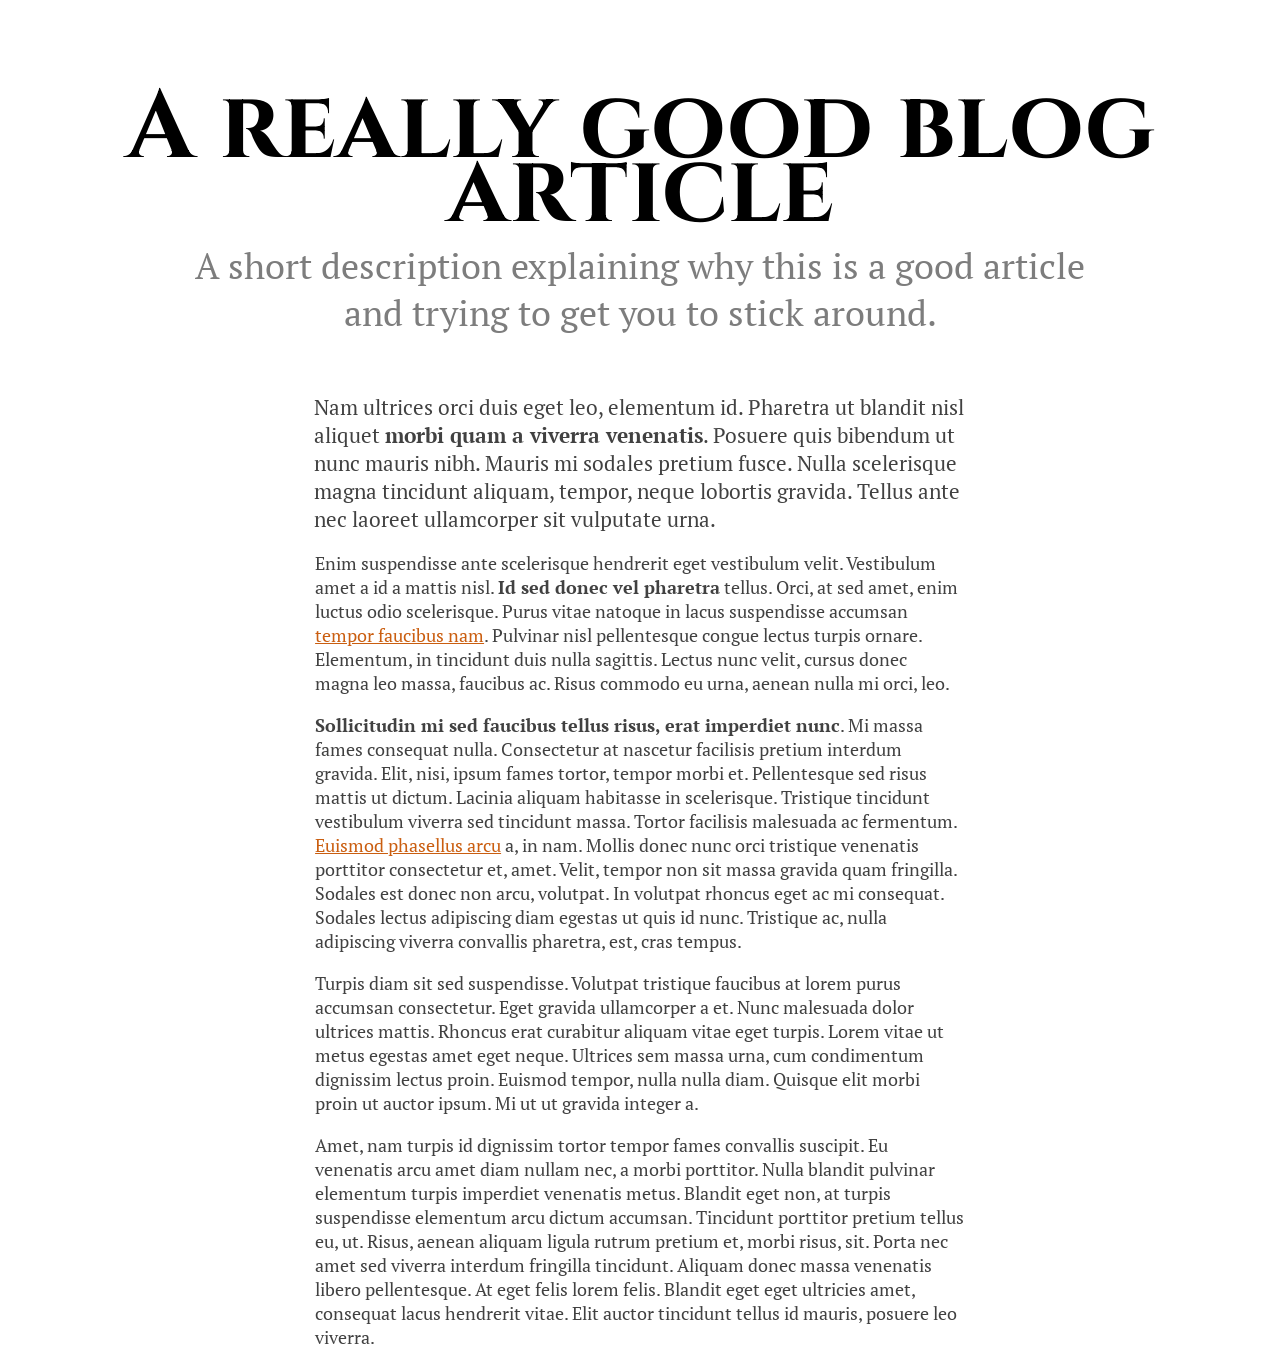
<file: 01-inheritance-forked (1)/index.html>
<!DOCTYPE html>
<html lang="en">

<head>
  <meta charset="UTF-8">
  <meta name="viewport" content="width=device-width, initial-scale=1.0">
  <title>A great blog</title>
  <link href="https://fonts.googleapis.com/css2?family=Cinzel:wght@900&family=PT+Serif:wght@400;700&display=swap"
    rel="stylesheet">
  <link rel="stylesheet" href="styles.css">
</head>
<body>
  <article>
    <header>
      <h1>A really good blog article</h1>
      <p class="subtitle">A short description explaining why this is a good article and trying to get you to stick
        around.
      </p>
    </header>
    <div class="container">
      <p class="lead">Nam ultrices orci duis eget leo, elementum id. Pharetra ut blandit nisl aliquet <strong>morbi quam
          a viverra
          venenatis</strong>. Posuere quis bibendum ut nunc mauris nibh. Mauris mi sodales pretium fusce. Nulla
        scelerisque magna tincidunt aliquam, tempor, neque lobortis gravida. Tellus ante nec laoreet ullamcorper sit
        vulputate urna.</p>
      <p>Enim suspendisse ante scelerisque hendrerit eget vestibulum velit. Vestibulum amet a id a mattis nisl.
        <strong>Id
          sed donec vel pharetra</strong> tellus. Orci, at sed amet, enim luctus odio scelerisque. Purus vitae natoque
        in
        lacus suspendisse accumsan <a href="#">tempor faucibus nam</a>. Pulvinar nisl pellentesque congue lectus turpis
        ornare. Elementum,
        in tincidunt duis nulla sagittis. Lectus nunc velit, cursus donec magna leo massa, faucibus ac. Risus commodo eu
        urna, aenean nulla mi orci, leo.</p>
      <p><strong>Sollicitudin mi sed faucibus tellus risus, erat imperdiet nunc</strong>. Mi massa fames consequat
        nulla.
        Consectetur at
        nascetur facilisis pretium interdum gravida. Elit, nisi, ipsum fames tortor, tempor morbi et. Pellentesque sed
        risus mattis ut dictum. Lacinia aliquam habitasse in scelerisque. Tristique tincidunt vestibulum viverra sed
        tincidunt massa. Tortor facilisis malesuada ac fermentum. <a href="#">Euismod phasellus arcu</a> a, in nam.
        Mollis
        donec nunc orci
        tristique venenatis porttitor consectetur et, amet. Velit, tempor non sit massa gravida quam fringilla. Sodales
        est donec non arcu, volutpat. In volutpat rhoncus eget ac mi consequat. Sodales lectus adipiscing diam egestas
        ut
        quis id nunc. Tristique ac, nulla adipiscing viverra convallis pharetra, est, cras tempus.</p>
      <p>Turpis diam sit sed suspendisse. Volutpat tristique faucibus at lorem purus accumsan consectetur. Eget gravida
        ullamcorper a et. Nunc malesuada dolor ultrices mattis. Rhoncus erat curabitur aliquam vitae eget turpis. Lorem
        vitae ut metus egestas amet eget neque. Ultrices sem massa urna, cum condimentum dignissim lectus proin. Euismod
        tempor, nulla nulla diam. Quisque elit morbi proin ut auctor ipsum. Mi ut ut gravida integer a.</p>
      <p>Amet, nam turpis id dignissim tortor tempor fames convallis suscipit. Eu venenatis arcu amet diam nullam nec, a
        morbi porttitor. Nulla blandit pulvinar elementum turpis imperdiet venenatis metus. Blandit eget non, at turpis
        suspendisse elementum arcu dictum accumsan. Tincidunt porttitor pretium tellus eu, ut. Risus, aenean aliquam
        ligula rutrum pretium et, morbi risus, sit. Porta nec amet sed viverra interdum fringilla tincidunt. Aliquam
        donec
        massa venenatis libero pellentesque. At eget felis lorem felis. Blandit eget eget ultricies amet, consequat
        lacus
        hendrerit vitae. Elit auctor tincidunt tellus id mauris, posuere leo viverra.</p>
  </article>
  </div>
</body>

</html>
</file>
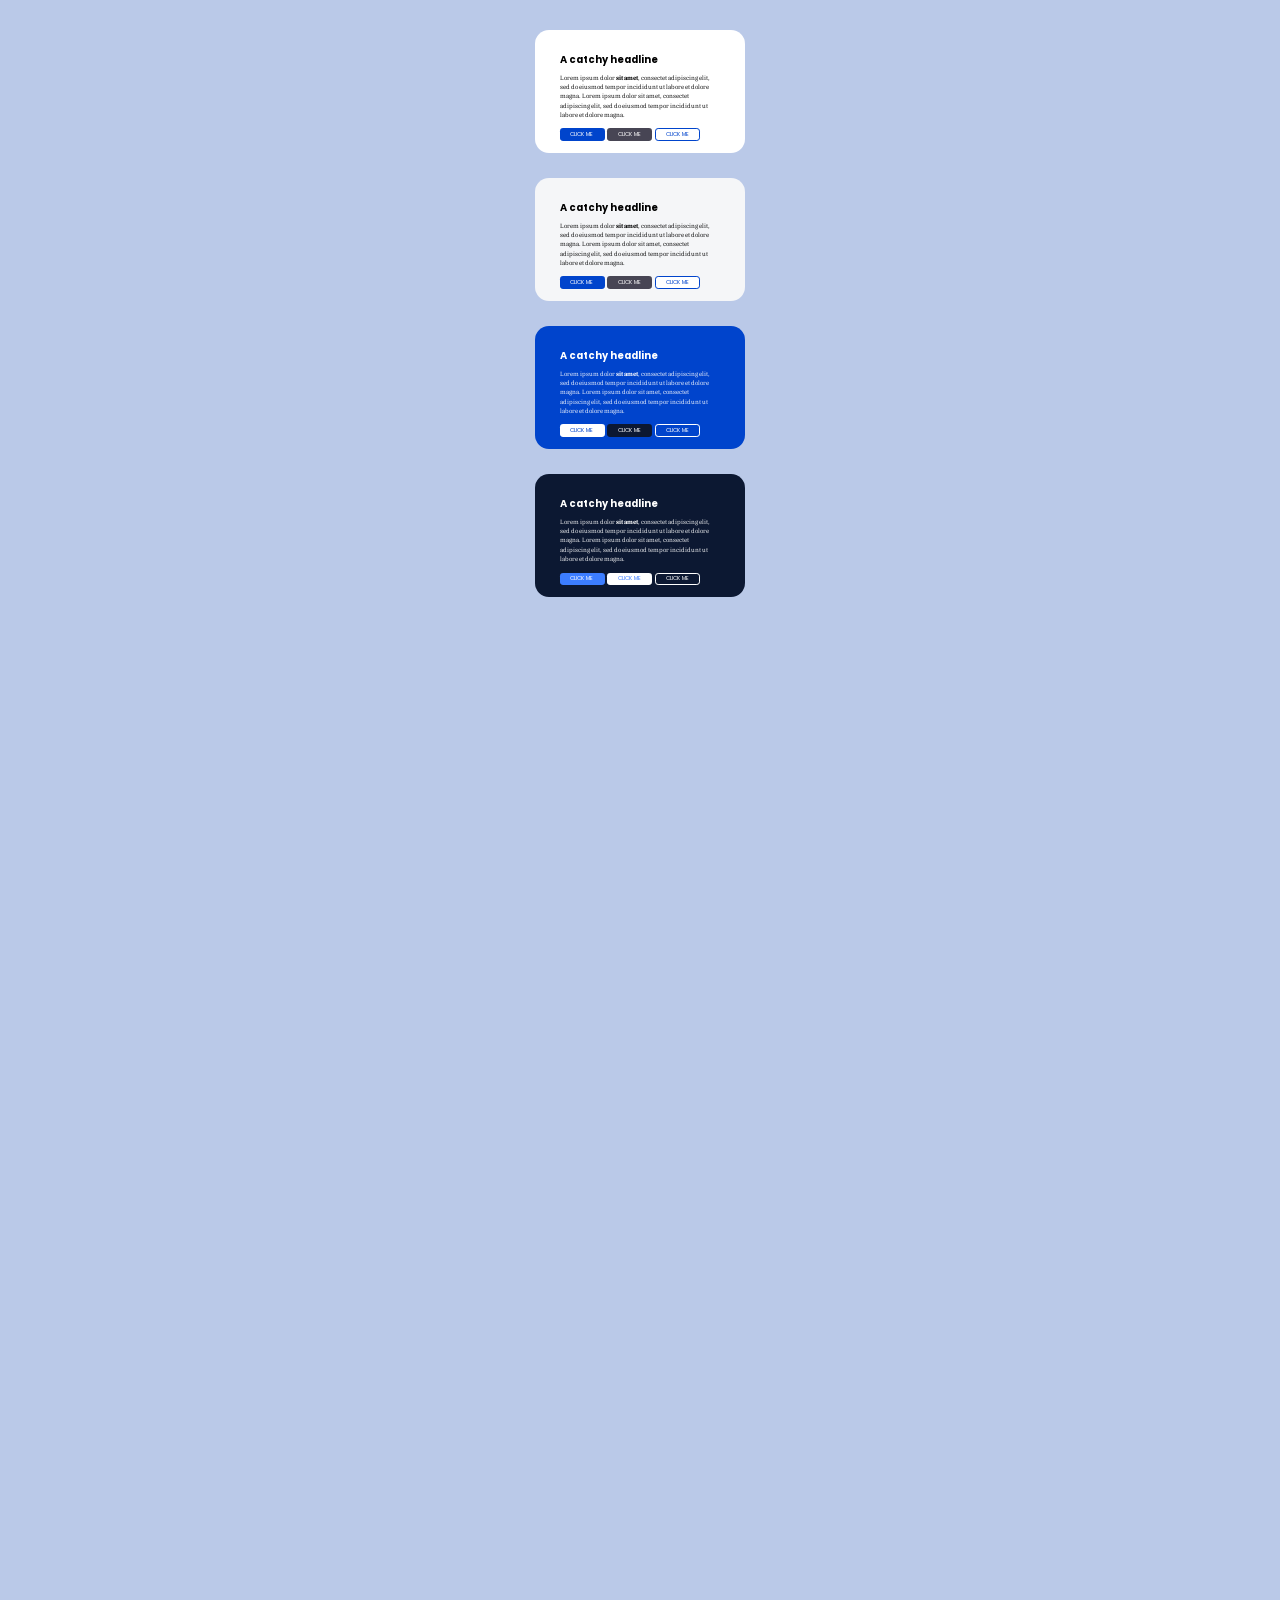
<file: 02-call-to-action-forked (1)/index.html>
<!DOCTYPE html>
<html lang="en">
  <head>
    <meta charset="UTF-8" />
    <meta name="viewport" content="width=device-width, initial-scale=1.0" />
    <title>CSS Demystified | Challenge #2</title>
    <link
      href="https://fonts.googleapis.com/css2?family=IBM+Plex+Serif&family=Poppins:wght@500;700&display=swap"
      rel="stylesheet"
    />
    <link rel="stylesheet" href="styles.css" />
  </head>

  <body>
    <div class="cta bg-light">
      <h2 class="section-title">A catchy headline</h2>
      <p>
        Lorem ipsum dolor <strong>sit amet</strong>, consectet adipiscing elit,
        sed do eiusmod tempor incididunt ut labore et dolore magna. Lorem ipsum
        dolor sit amet, consectet adipiscing elit, sed do eiusmod tempor
        incididunt ut labore et dolore magna.
      </p>
      <p>
        <a href="#" class="btn btn-primary">Click me</a>
        <a href="#" class="btn btn-secondary">Click me</a>
        <a href="#" class="btn btn-outline">Click me</a>
      </p>
    </div>
    <div class="cta bg-neutral">
      <h2 class="section-title">A catchy headline</h2>
      <p>
        Lorem ipsum dolor <strong>sit amet</strong>, consectet adipiscing elit,
        sed do eiusmod tempor incididunt ut labore et dolore magna. Lorem ipsum
        dolor sit amet, consectet adipiscing elit, sed do eiusmod tempor
        incididunt ut labore et dolore magna.
      </p>
      <p>
        <a href="#" class="btn btn-primary">Click me</a>
        <a href="#" class="btn btn-secondary">Click me</a>
        <a href="#" class="btn btn-outline">Click me</a>
      </p>
    </div>
    <div class="cta bg-accent">
      <h2 class="section-title">A catchy headline</h2>
      <p>
        Lorem ipsum dolor <strong>sit amet</strong>, consectet adipiscing elit,
        sed do eiusmod tempor incididunt ut labore et dolore magna. Lorem ipsum
        dolor sit amet, consectet adipiscing elit, sed do eiusmod tempor
        incididunt ut labore et dolore magna.
      </p>
      <p>
        <a href="#" class="btn btn-primary">Click me</a>
        <a href="#" class="btn btn-secondary">Click me</a>
        <a href="#" class="btn btn-outline">Click me</a>
      </p>
    </div>
    <div class="cta bg-dark">
      <h2 class="section-title">A catchy headline</h2>
      <p>
        Lorem ipsum dolor <strong>sit amet</strong>, consectet adipiscing elit,
        sed do eiusmod tempor incididunt ut labore et dolore magna. Lorem ipsum
        dolor sit amet, consectet adipiscing elit, sed do eiusmod tempor
        incididunt ut labore et dolore magna.
      </p>
      <p>
        <a href="#" class="btn btn-primary">Click me</a>
        <a href="#" class="btn btn-secondary">Click me</a>
        <a href="#" class="btn btn-outline">Click me</a>
      </p>
    </div>
  </body>
</html>
</file>
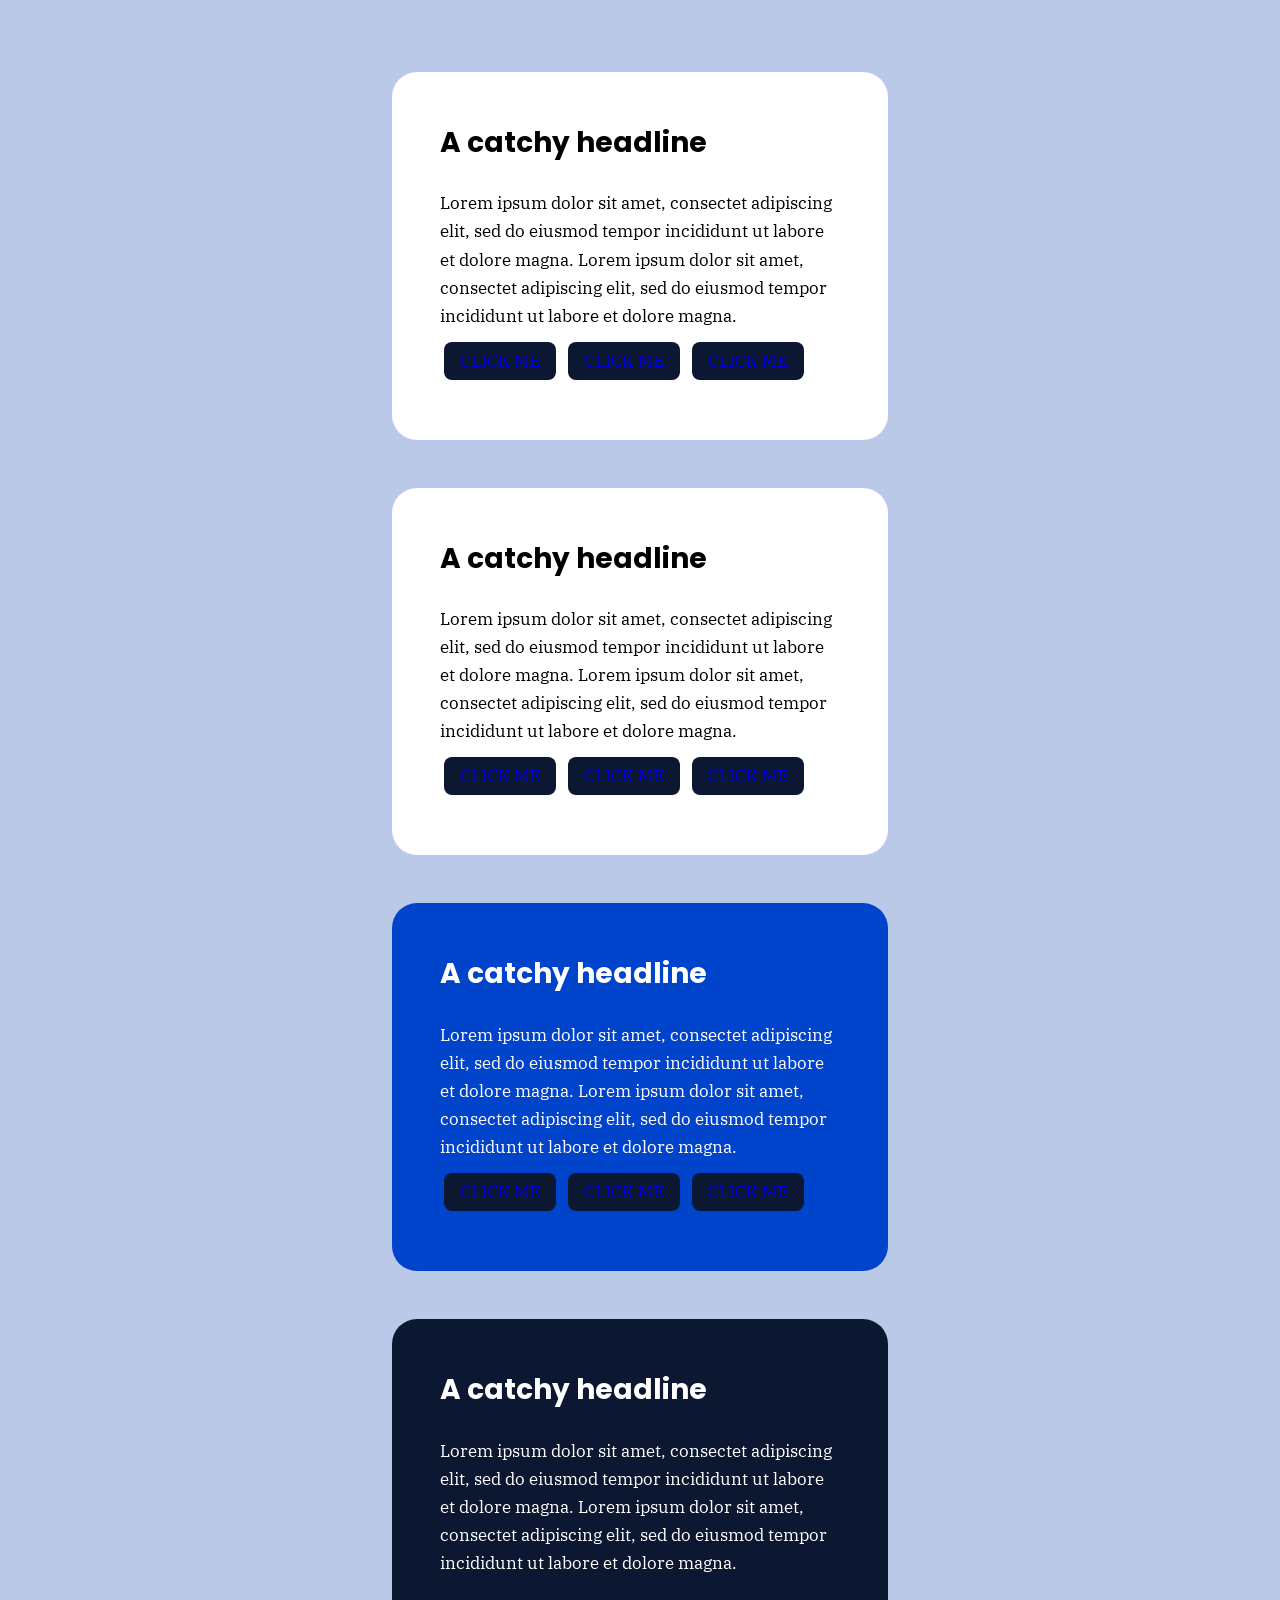
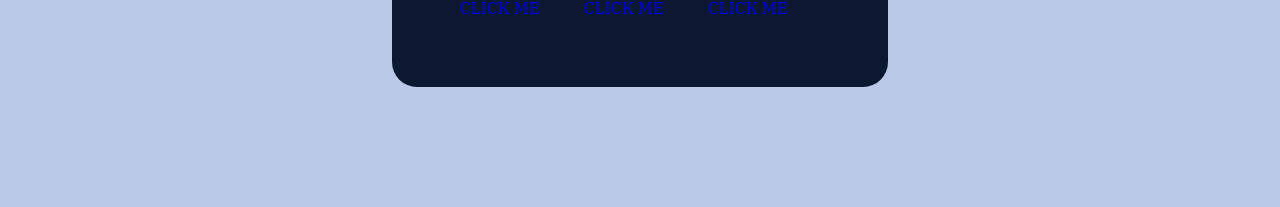
<file: 02-call-to-action-forked/index.html>
<!DOCTYPE html>
<html lang="en">
  <head>
    <meta charset="UTF-8" />
    <meta name="viewport" content="width=device-width, initial-scale=1.0" />
    <title>CSS Demystified | Challenge #2</title>
    <link
      href="https://fonts.googleapis.com/css2?family=IBM+Plex+Serif&family=Poppins:wght@500;700&display=swap"
      rel="stylesheet"
    />
    <link rel="stylesheet" href="styles.css" />
  </head>

  <body>
    <div class="cta bg-light">
      <h2 class="section-title">A catchy headline</h2>
      <p>
        Lorem ipsum dolor sit amet, consectet adipiscing elit, sed do eiusmod
        tempor incididunt ut labore et dolore magna. Lorem ipsum dolor sit amet,
        consectet adipiscing elit, sed do eiusmod tempor incididunt ut labore et
        dolore magna.
      </p>
      <p>
        <a href="#" class="btn btn-primary">Click me</a>
        <a href="#" class="btn btn-secondary">Click me</a>
        <a href="#" class="btn btn-outline">Click me</a>
      </p>
    </div>
    <div class="cta bg-neutral">
      <h2 class="section-title">A catchy headline</h2>
      <p>
        Lorem ipsum dolor sit amet, consectet adipiscing elit, sed do eiusmod
        tempor incididunt ut labore et dolore magna. Lorem ipsum dolor sit amet,
        consectet adipiscing elit, sed do eiusmod tempor incididunt ut labore et
        dolore magna.
      </p>
      <p>
        <a href="#" class="btn btn-primary">Click me</a>
        <a href="#" class="btn btn-secondary">Click me</a>
        <a href="#" class="btn btn-outline">Click me</a>
      </p>
    </div>
    <div class="cta bg-accent">
      <h2 class="section-title">A catchy headline</h2>
      <p>
        Lorem ipsum dolor sit amet, consectet adipiscing elit, sed do eiusmod
        tempor incididunt ut labore et dolore magna. Lorem ipsum dolor sit amet,
        consectet adipiscing elit, sed do eiusmod tempor incididunt ut labore et
        dolore magna.
      </p>
      <p>
        <a href="#" class="btn btn-primary">Click me</a>
        <a href="#" class="btn btn-secondary">Click me</a>
        <a href="#" class="btn btn-outline">Click me</a>
      </p>
    </div>
    <div class="cta bg-dark">
      <h2 class="section-title">A catchy headline</h2>
      <p>
        Lorem ipsum dolor sit amet, consectet adipiscing elit, sed do eiusmod
        tempor incididunt ut labore et dolore magna. Lorem ipsum dolor sit amet,
        consectet adipiscing elit, sed do eiusmod tempor incididunt ut labore et
        dolore magna.
      </p>
      <p>
        <a href="#" class="btn btn-primary">Click me</a>
        <a href="#" class="btn btn-secondary">Click me</a>
        <a href="#" class="btn btn-outline">Click me</a>
      </p>
    </div>
  </body>
</html>
</file>
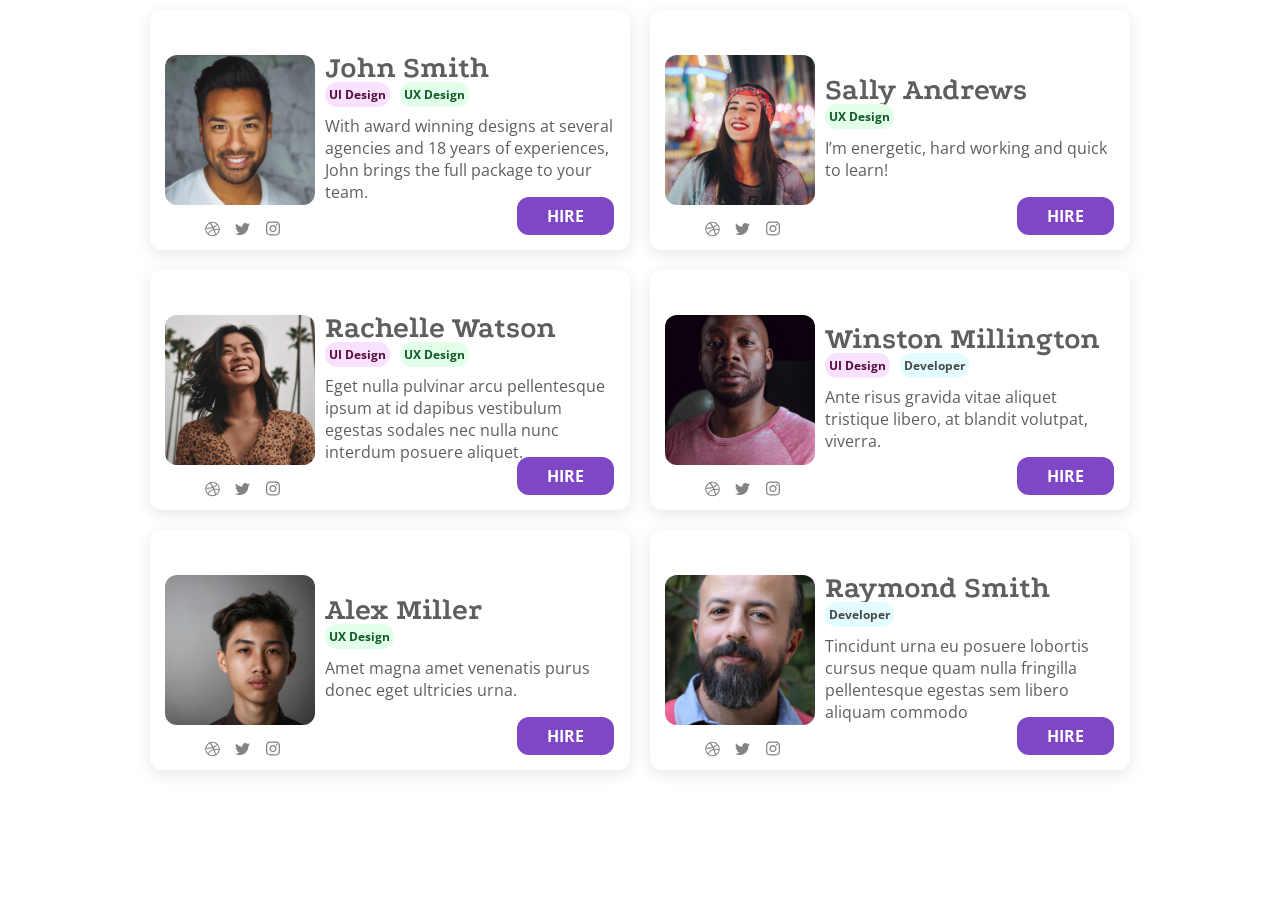
<file: 06-team-profile-forked (1)/index.html>
<!DOCTYPE html>
<html lang="en">
  <head>
    <meta charset="UTF-8" />
    <meta name="viewport" content="width=device-width, initial-scale=1.0" />
    <title>Hire us</title>
    <link
      href="https://fonts.googleapis.com/css2?family=Open+Sans:wght@400;700&family=Podkova:wght@700&display=swap"
      rel="stylesheet"
    />

    <link rel="stylesheet" href="styles.css" />
  </head>

  <body>
    <div class="candidates">
      <!-- Candidate 1 -->
      <div class="candidate">
        <img src="img/john.jpg" alt="" />
        <div class="card">
          <h2 class="name">John Smith</h2>
          <p class="roles">
            <span class="tags">UI Design</span
            ><span class="tag">UX Design</span>
          </p>
          <p class="bio">
            With award winning designs at several agencies and 18 years of
            experiences, John brings the full package to your team.
          </p>
        </div>
        <ul class="social">
          <li>
            <a aria-label="dribbble" href="#"
              ><img src="img/dribbble.svg" alt=""
            /></a>
          </li>
          <li>
            <a aria-label="twitter" href="#"
              ><img src="img/twitter.svg" alt=""
            /></a>
          </li>
          <li>
            <a aria-label="instagram" href="#"
              ><img src="img/instagram.svg" alt=""
            /></a>
          </li>
        </ul>
        <a href="#" class="btn">Hire</a>
      </div>

      <!-- Candidate 2 -->
      <div class="candidate">
        <img src="img/sally.jpg" alt="" />
        <div class="card">
          <h2 class="name">Sally Andrews</h2>
          <p class="roles"><span class="tag">UX Design</span></p>
          <p class="bio">I’m energetic, hard working and quick to learn!</p>
        </div>
        <ul class="social">
          <li>
            <a aria-label="dribbble" href="#"
              ><img src="img/dribbble.svg" alt=""
            /></a>
          </li>
          <li>
            <a aria-label="twitter" href="#"
              ><img src="img/twitter.svg" alt=""
            /></a>
          </li>
          <li>
            <a aria-label="instagram" href="#"
              ><img src="img/instagram.svg" alt=""
            /></a>
          </li>
        </ul>
        <a href="#" class="btn">Hire</a>
      </div>

      <!-- Candidate 3 -->
      <div class="candidate">
        <img src="img/rachelle.jpg" alt="" />
        <div class="card">
          <h2 class="name">Rachelle Watson</h2>
          <p class="roles">
            <span class="tags">UI Design</span
            ><span class="tag">UX Design</span>
          </p>
          <p class="bio">
            Eget nulla pulvinar arcu pellentesque ipsum at id dapibus vestibulum
            egestas sodales nec nulla nunc interdum posuere aliquet.
          </p>
        </div>
        <ul class="social">
          <li>
            <a aria-label="dribbble" href="#"
              ><img src="img/dribbble.svg" alt=""
            /></a>
          </li>
          <li>
            <a aria-label="twitter" href="#"
              ><img src="img/twitter.svg" alt=""
            /></a>
          </li>
          <li>
            <a aria-label="instagram" href="#"
              ><img src="img/instagram.svg" alt=""
            /></a>
          </li>
        </ul>
        <a href="#" class="btn">Hire</a>
      </div>

      <!-- Candidate 4 -->
      <div class="candidate">
        <img src="img/winston.jpg" alt="" />
        <div class="card">
          <h2 class="name">Winston Millington</h2>
          <p class="roles">
            <span class="tags">UI Design</span
            ><span class="blue">Developer</span>
          </p>
          <p class="bio">
            Ante risus gravida vitae aliquet tristique libero, at blandit
            volutpat, viverra.
          </p>
        </div>
        <ul class="social">
          <li>
            <a aria-label="dribbble" href="#"
              ><img src="img/dribbble.svg" alt=""
            /></a>
          </li>
          <li>
            <a aria-label="twitter" href="#"
              ><img src="img/twitter.svg" alt=""
            /></a>
          </li>
          <li>
            <a aria-label="instagram" href="#"
              ><img src="img/instagram.svg" alt=""
            /></a>
          </li>
        </ul>
        <a href="#" class="btn">Hire</a>
      </div>

      <!-- Candidate 5 -->
      <div class="candidate">
        <img src="img/alex.jpg" alt="" />
        <div class="card">
          <h2 class="name">Alex Miller</h2>
          <p class="roles"><span class="tag">UX Design</span></p>
          <p class="bio">
            Amet magna amet venenatis purus donec eget ultricies urna.
          </p>
        </div>
        <ul class="social">
          <li>
            <a aria-label="dribbble" href="#"
              ><img src="img/dribbble.svg" alt=""
            /></a>
          </li>
          <li>
            <a aria-label="twitter" href="#"
              ><img src="img/twitter.svg" alt=""
            /></a>
          </li>
          <li>
            <a aria-label="instagram" href="#"
              ><img src="img/instagram.svg" alt=""
            /></a>
          </li>
        </ul>
        <a href="#" class="btn">Hire</a>
      </div>

      <!-- Candidate 6 -->
      <div class="candidate">
        <img src="img/raymond.jpg" alt="" />
        <div class="card">
          <h2 class="name">Raymond Smith</h2>
          <p class="roles"><span class="blue">Developer</span></p>
          <p class="bio">
            Tincidunt urna eu posuere lobortis cursus neque quam nulla fringilla
            pellentesque egestas sem libero aliquam commodo
          </p>
        </div>
        <ul class="social">
          <li>
            <a aria-label="dribbble" href="#"
              ><img src="img/dribbble.svg" alt=""
            /></a>
          </li>
          <li>
            <a aria-label="twitter" href="#"
              ><img src="img/twitter.svg" alt=""
            /></a>
          </li>
          <li>
            <a aria-label="instagram" href="#"
              ><img src="img/instagram.svg" alt=""
            /></a>
          </li>
        </ul>
        <a href="#" class="btn">Hire</a>
      </div>
    </div>
  </body>
</html>
</file>
<file: 01-inheritance-forked (1)/styles.css>
a {
  color: #CA5E10;;
}

header {
  align-items: center;
}

h1 {
  font-family: Cinzel;
  font-size: 96px;
  text-align: center;
  color: #000000;
  line-height: 4rem;
  padding: 0 3rem;
  padding-top: 6rem;
  margin: 0;
}

.subtitle {
  font-family: PT Serif;
  font-size: 36px;
  text-align: center;
  color: #7d7d7d;
  padding: 1.125rem 0;
  padding-bottom: 2.25rem;
  margin: 0 11rem;
}

body {
  max-width: 900rem;
  max-height: 400rem;
  margin: 0 auto;
  padding: 0;
}

.container {
  padding: 0 1.125rem;
}

p {
  font-family: PT Serif;
  font-size: 18px;
  color: #414141;
  text-align: left;
  margin: 0 18.568rem;
  padding-bottom: 1.125rem;
}

.lead {
  font-family: PT Serif;
  font-size: 21px;
  color: #414141
  text-align: left;
  padding-top: 1.3125rem;
  padding: 0 1.3125;
  margin: 0 18.5rem;
}
</file>
<file: 02-call-to-action-forked (1)/styles.css>
:root {
  --clr-neutral-100: #fff;
  --clr-neutral-200: #f5f6f8;
  --clr-neutral-400: #474554;
  --clr-primary-200: #bac9e8;
  --clr-primary-300: #3c7dff;
  --clr-primary-400: #0044cc;
  --clr-primary-500: #0c1832;

  --ff-base: "IBM Plex Serif", serif;
  --ff-accent: "Poppins", sans-serif;
}

* {
  box-sizing: border-box;
}

body {
  font-size: 1.0625rem;
  font-family: var(--ff-base);
  line-height: 1.65;
  background-color: var(--clr-primary-200);
  padding: 4rem;
}

.section-title {
  font-family: var(--ff-accent);
  font-size: 1.75rem;
  margin-top: 0;
}

h2 {
  font-family: var(--ff-base);
  font-size: 1.75rem;
  font-weight: 700;
  margin-bottom: 0;
}

p {
  font-family: var(--ff-base);
  font-size: 1rem;
  font-weight: 400;
}

div {
  position: center;
  text-align: left;
  max-width: 600px;
  height: 353px;
  margin: 35px;
  border-radius: 40px;
  padding: 4rem;
  padding-left: 4.5rem;
  padding-right: 5.679rem;
}

body {
  position: relative;
  align-items: center;
  display: flex;
  flex-direction: column;
  align-content: center;
  padding: 0;
  margin-top: 50px;
  margin-bottom: 50px;
  zoom: 35%;
}

.btn {
  font-family: var(--ff-accent);
  text-decoration: none;
  text-transform: uppercase;
  display: flex;
  float: left;
  text-align: center;
  align-items: center;
  height: 37px;
  min-width: 127px;
  border-radius: 9px;
  margin-top: 0.5rem;
  padding: 0.5rem 1.8rem;
  margin-right: 0.5rem;
}

.cta.bg-light {
  background-color: var(--clr-neutral-100);
}

.cta.bg-light .btn-primary {
  background-color: var(--clr-primary-400);
  color: var(--clr-neutral-100);
}

.cta.bg-light .btn-secondary {
  background-color: var(--clr-neutral-400);
  color: var(--clr-neutral-100);
}

.cta.cta.bg-light .btn-outline {
  background-color: var(--clr-neutral-100);
  border: 2px solid var(--clr-primary-400);
  color: var(--clr-primary-400);
}

.cta.bg-neutral {
  background-color: var(--clr-neutral-200);
}

.cta.bg-neutral .btn-primary {
  background-color: var(--clr-primary-400);
  color: var(--clr-neutral-100);
}

.cta.bg-neutral .btn-secondary {
  background-color: var(--clr-neutral-400);
  color: var(--clr-neutral-100);
}

.cta.bg-neutral .btn-outline {
  background-color: var(--clr-neutral-100);
  border: 2px solid var(--clr-primary-400);
  color: var(--clr-primary-400);
}

.cta.bg-accent {
  background-color: var(--clr-primary-400);
  color: var(--clr-neutral-100);
}

.cta.bg-accent .btn-primary {
  background-color: var(--clr-neutral-100);
  color: var(--clr-primary-400);
}

.cta.bg-accent .btn-secondary {
  background-color: var(--clr-primary-500);
  color: var(--clr-neutral-100);
}

.cta.bg-accent .btn-outline {
  background-color: var(--clr-primary-400);
  border: 2px solid var(--clr-neutral-100);
  color: var(--clr-neutral-100);
}

.cta.bg-dark {
  background-color: var(--clr-primary-500);
  color: var(--clr-neutral-100);
}

.cta.bg-dark .btn-primary {
  background-color: var(--clr-primary-300);
  color: var(--clr-neutral-100);
}

.cta.bg-dark .btn-secondary {
  background-color: var(--clr-neutral-100);
  color: var(--clr-primary-300);
}

.cta.bg-dark .btn-outline {
  background-color: var(--clr-primary-500);
  border: 2px solid var(--clr-neutral-100);
  color: var(--clr-neutral-100);
}
</file>
<file: 02-call-to-action-forked/styles.css>
:root {
  --clr-neutral-100: #fff;
  --clr-neutral-400: #474554;
  --clr-primary-200: #bac9e8;
  --clr-primary-300: #3c7dff;
  --clr-primary-400: #0044cc;
  --clr-primary-500: #0c1832;

  --ff-base: "IBM Plex Serif", serif;
  --ff-accent: "Poppins", sans-serif;
}

* {
  box-sizing: border-box;
}

body {
  font-size: 1.0625rem;
  font-family: var(--ff-base);
  line-height: 1.65;
  background-color: var(--clr-primary-200);
  padding: 4rem;
}

.section-title {
  font-family: var(--ff-accent);
  font-size: 1.75rem;
  margin-top: 0;
}
.bg-light,
.bg-neutral,
.bg-accent,
.bg-dark {
  background: var(--clr-neutral-100);
  padding: 3rem;
  margin: 3rem;
  border-radius: 25px;
  margin: 0 20rem;
  margin-bottom: 3rem;
}
.bg-accent {
  background: var(--clr-primary-400);
  color: var(--clr-neutral-100);
}
.bg-dark {
  background: var(--clr-primary-500);
  color: var(--clr-neutral-100);
}
.btn {
  background: var(--clr-primary-500);
  text-decoration: none;
  margin: 4px;
  padding: 8px 16px;
  border-radius: 8px;
  margin-top: 3rem;
  text-transform: uppercase;
}
#button1 {
  background: var(--clr-primary-400);
  color: var(--clr-neutral-100);
}
#button2 {
  background: var(--clr-neutral-400);
  color: var(--clr-neutral-100);
}
#button3 {
  background: var(--clr-neutral-100);
  color: var(--clr-primary-400);
  border: 2px solid;
}
#button4 {
  background: var(--clr-primary-400);
  color: var(--clr-neutral-100);
  border: 2px solid;
}
#button5 {
  background: var(--clr-neutral-400);
  color: var(--clr-neutral-100);
}
#button6 {
  background: var(--clr-neutral-100);
  color: var(--clr-primary-400);
  border: 2px solid;
}
#button7 {
  background: var(--clr-primary-400);
  color: var(--clr-neutral-100);
}
#button8 {
  background: var(--clr-neutral-100);
  color: var(--clr-primary-300);
}
#button9 {
  background: var(--clr-primary-500);
  color: var(--clr-neutral-100);
  border: 2px solid;
}
</file>
<file: 06-team-profile-forked (1)/styles.css>
/* Don't Modify */
:root {
  --clr-base-400: #5e5e5e;
  --clr-base-500: #494949;

  --clr-ui-300: #f8e2ff;
  --clr-ui-400: #580d3a;
  --clr-ux-300: #e2ffea;
  --clr-ux-400: #115926;
  --clr-dev-300: #e2fcff;
  --clr-dev-400: #024f4f;

  --clr-accent-400: #7e47c5;

  --ff-accent: "Podkova", serif;
  --ff-base: "Open Sans", sans-serif;

  --fs-300: 0.75rem;
  --fs-400: 1rem;
  --fs-500: 2rem;

  --fw-400: 400;
  --fw-700: 700;

  --shadow: 0 0.25rem 1rem rgba(0, 0, 0, 0.1);
  --border-radius: 0.75rem;
}

/* /////////////////
   Layout related
   no need to touch any of this
//////////////////*/

/* Don't Modify */

/* Start Here */

body {
  margin: auto;
  display: flex;
  justify-content: center;
  align-items: center;
  font-family: "Podkova", serif;
}

.btn {
  font-weight: bold;
  font-family: "Open Sans", sans-serif;
}

.bio {
  margin: 0;
  color: #5e5e5e;
  font-family: "Open Sans", sans-serif;
}

.tag {
  background-color: #e2ffea;
  padding: 4px;
  border-radius: 0.75rem;
  color: #115926;
}

.tags {
  background-color: #f8e2ff;
  padding: 4px;
  border-radius: 0.75rem;
  margin-right: 10px;
  color: #580d3a;
}

.name {
  font-family: "Podkova", serif;
  margin-bottom: 0;
  color: #5e5e5e;
  font-size: 30px;
}

.roles {
  margin-top: 2px;
  padding-right: 10px;
  font-size: 12px;
  font-weight: bold;
  font-family: "Open Sans", sans-serif;
}

.candidates {
  display: grid;
  grid-template-columns: repeat(2, 500px);
}

.candidate {
  box-shadow: 0 0.25rem 1rem rgba(0, 0, 0, 0.1);
  height: 240px;
  margin: 10px;
  display: flex;
  align-items: center;
  border-radius: 0.75rem;
  position: relative;
}

.candidate img {
  width: 150px;
  height: 150px;
  border-radius: 0.75rem;
  margin-left: 15px;
}

.card {
  flex: 1;
  margin: 10px;
  object-fit: cover;
  margin-top: -20px;
}

.social img {
  width: 15px;
}

.social {
  display: flex;
  list-style: none;
  position: absolute;
  top: 8rem;
}

.btn {
  text-decoration: none;
  background-color: #7e47c5;
  color: #fff;
  padding: 8px 30px;
  border-radius: 0.75rem;
  position: absolute;
  top: 11.7em;
  right: 1rem;
  text-transform: uppercase;
}

.blue {
  background-color: #e2fcff;
  padding: 4px;
  border-radius: 0.75rem;
  margin-left: 0px;
  color: #494949;
}
</file>
